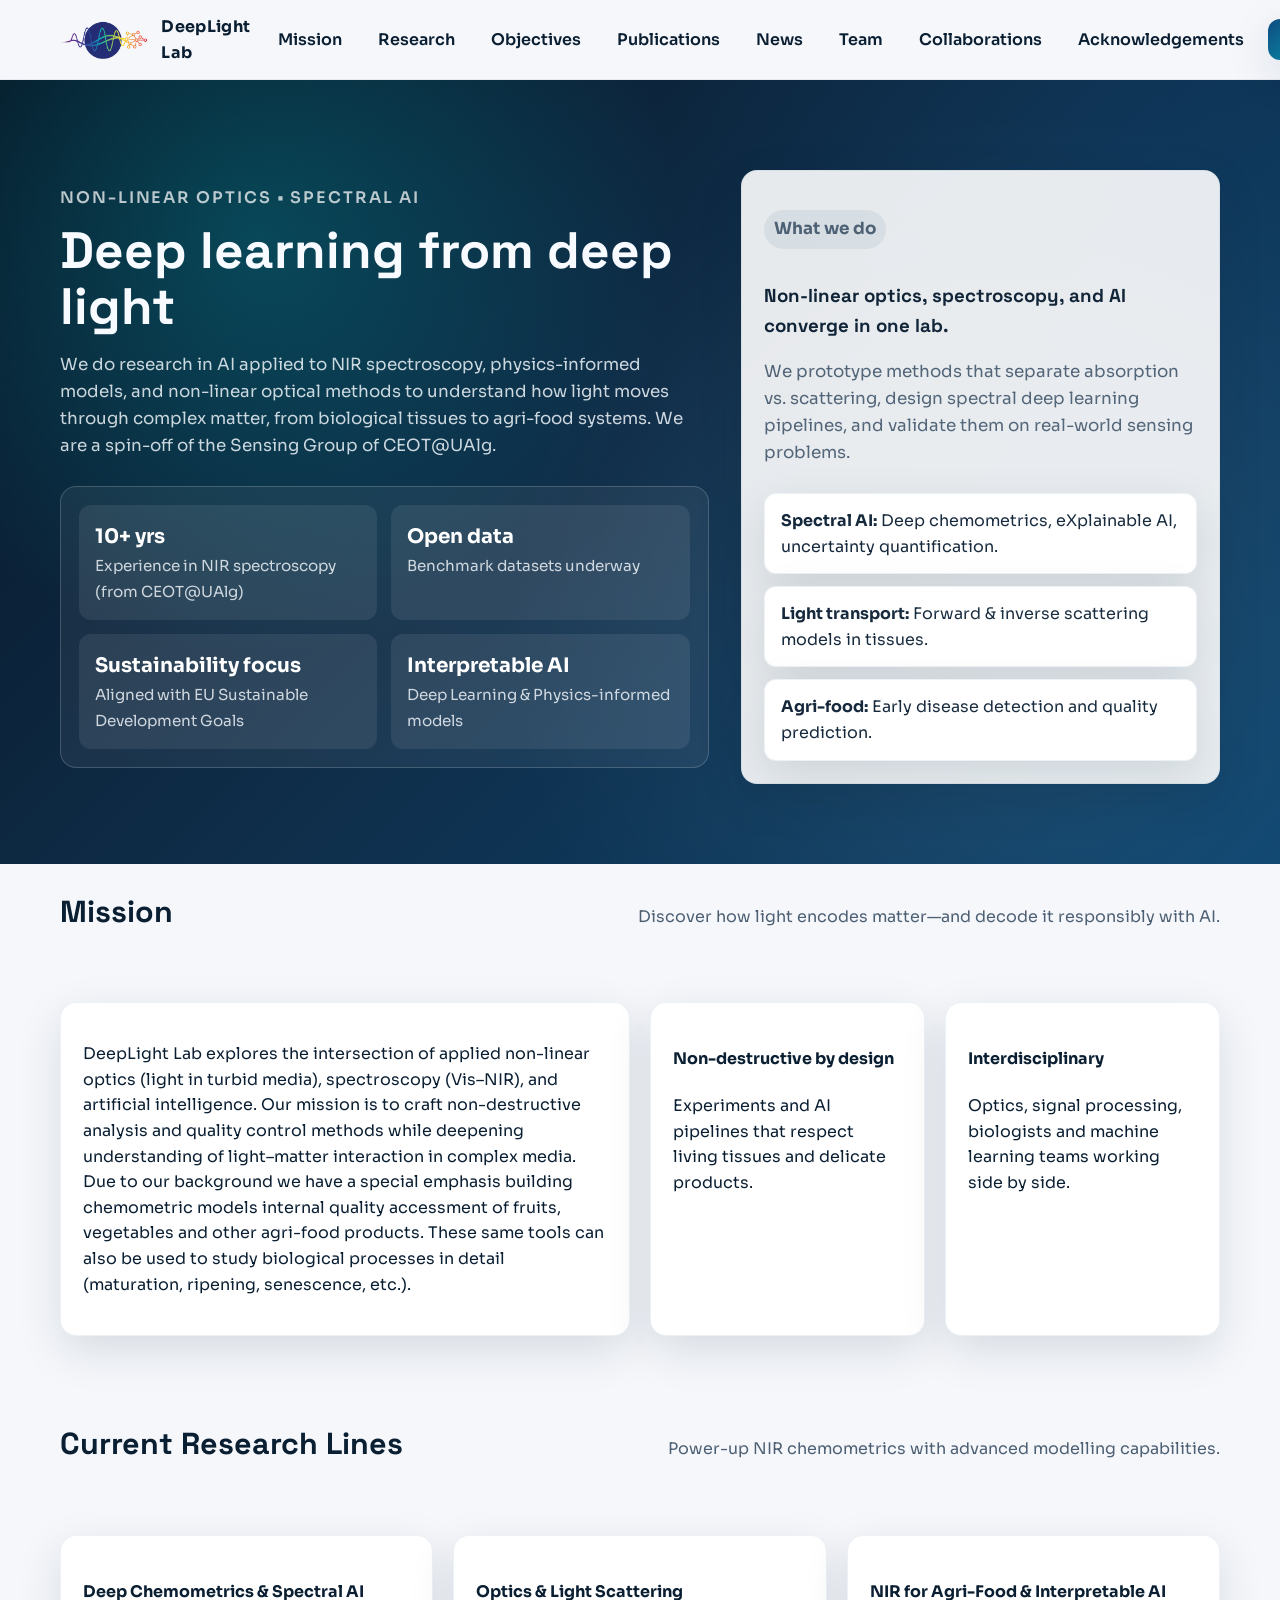
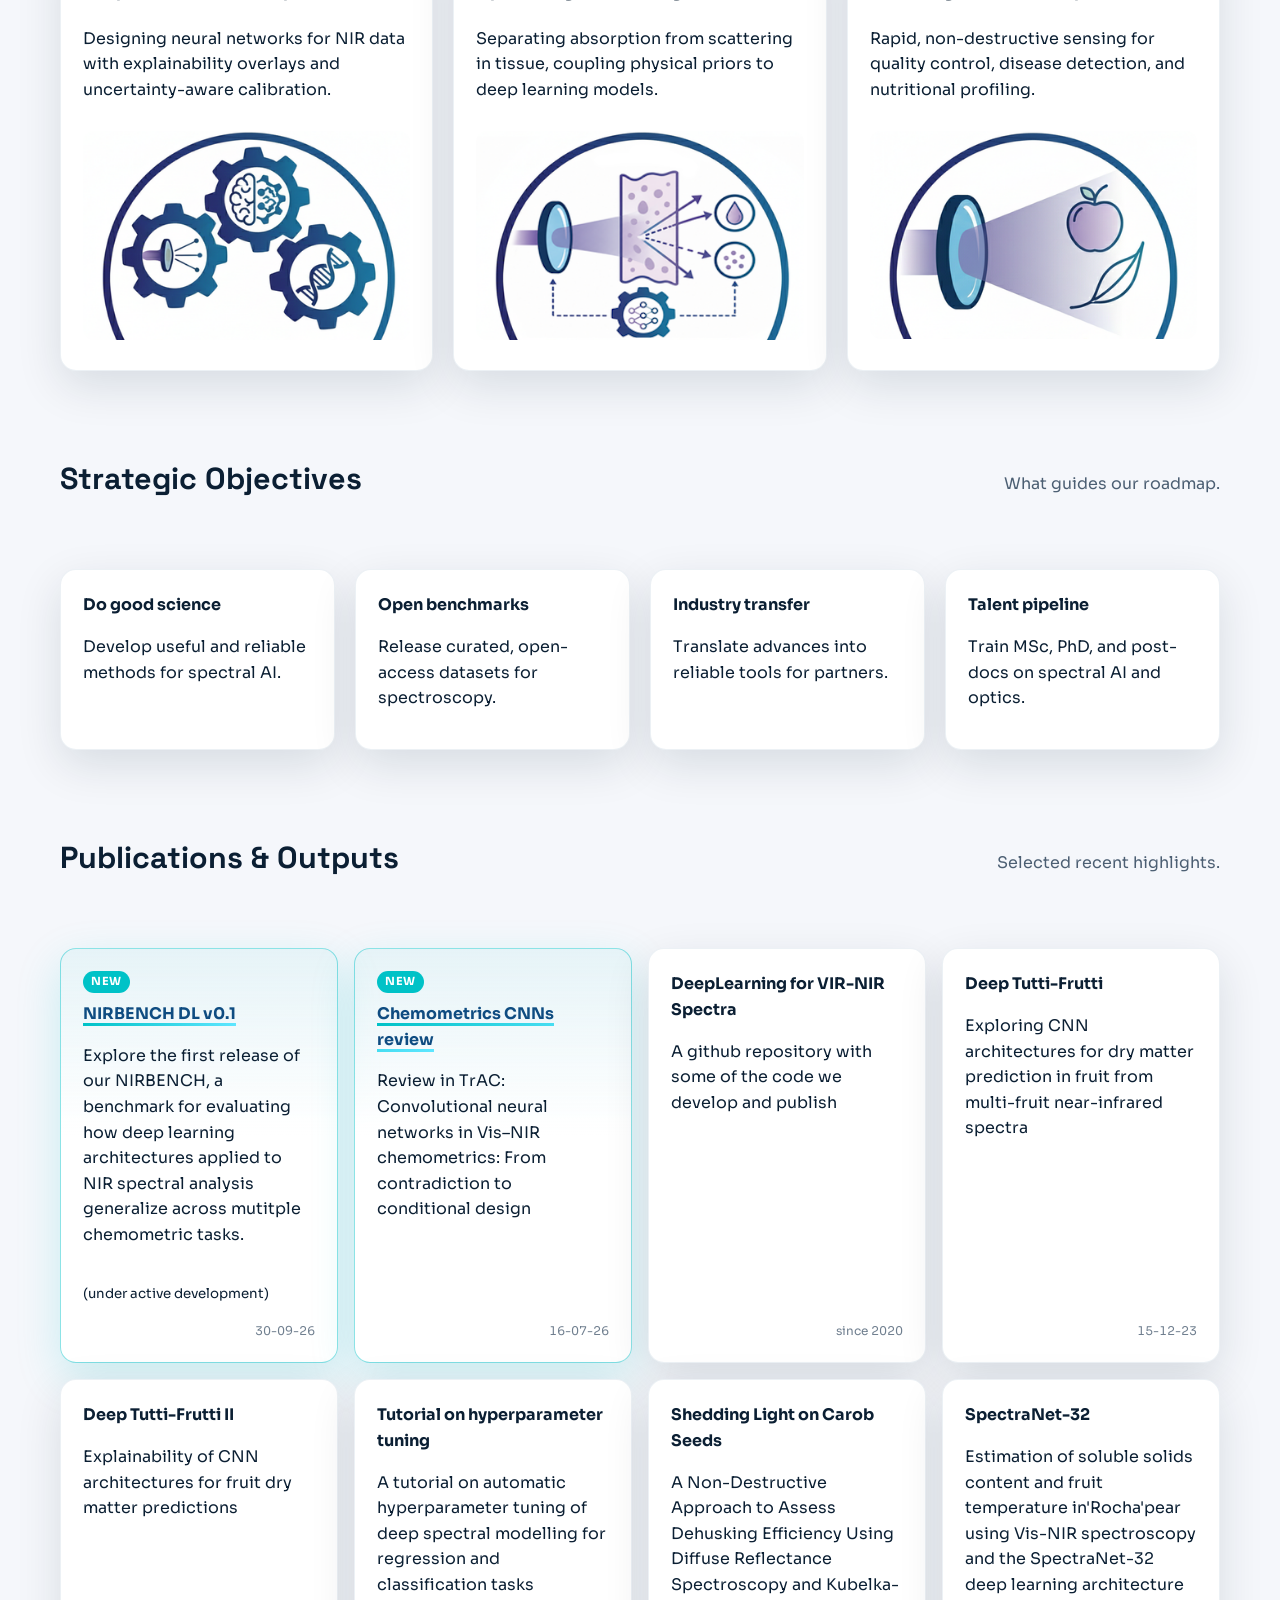
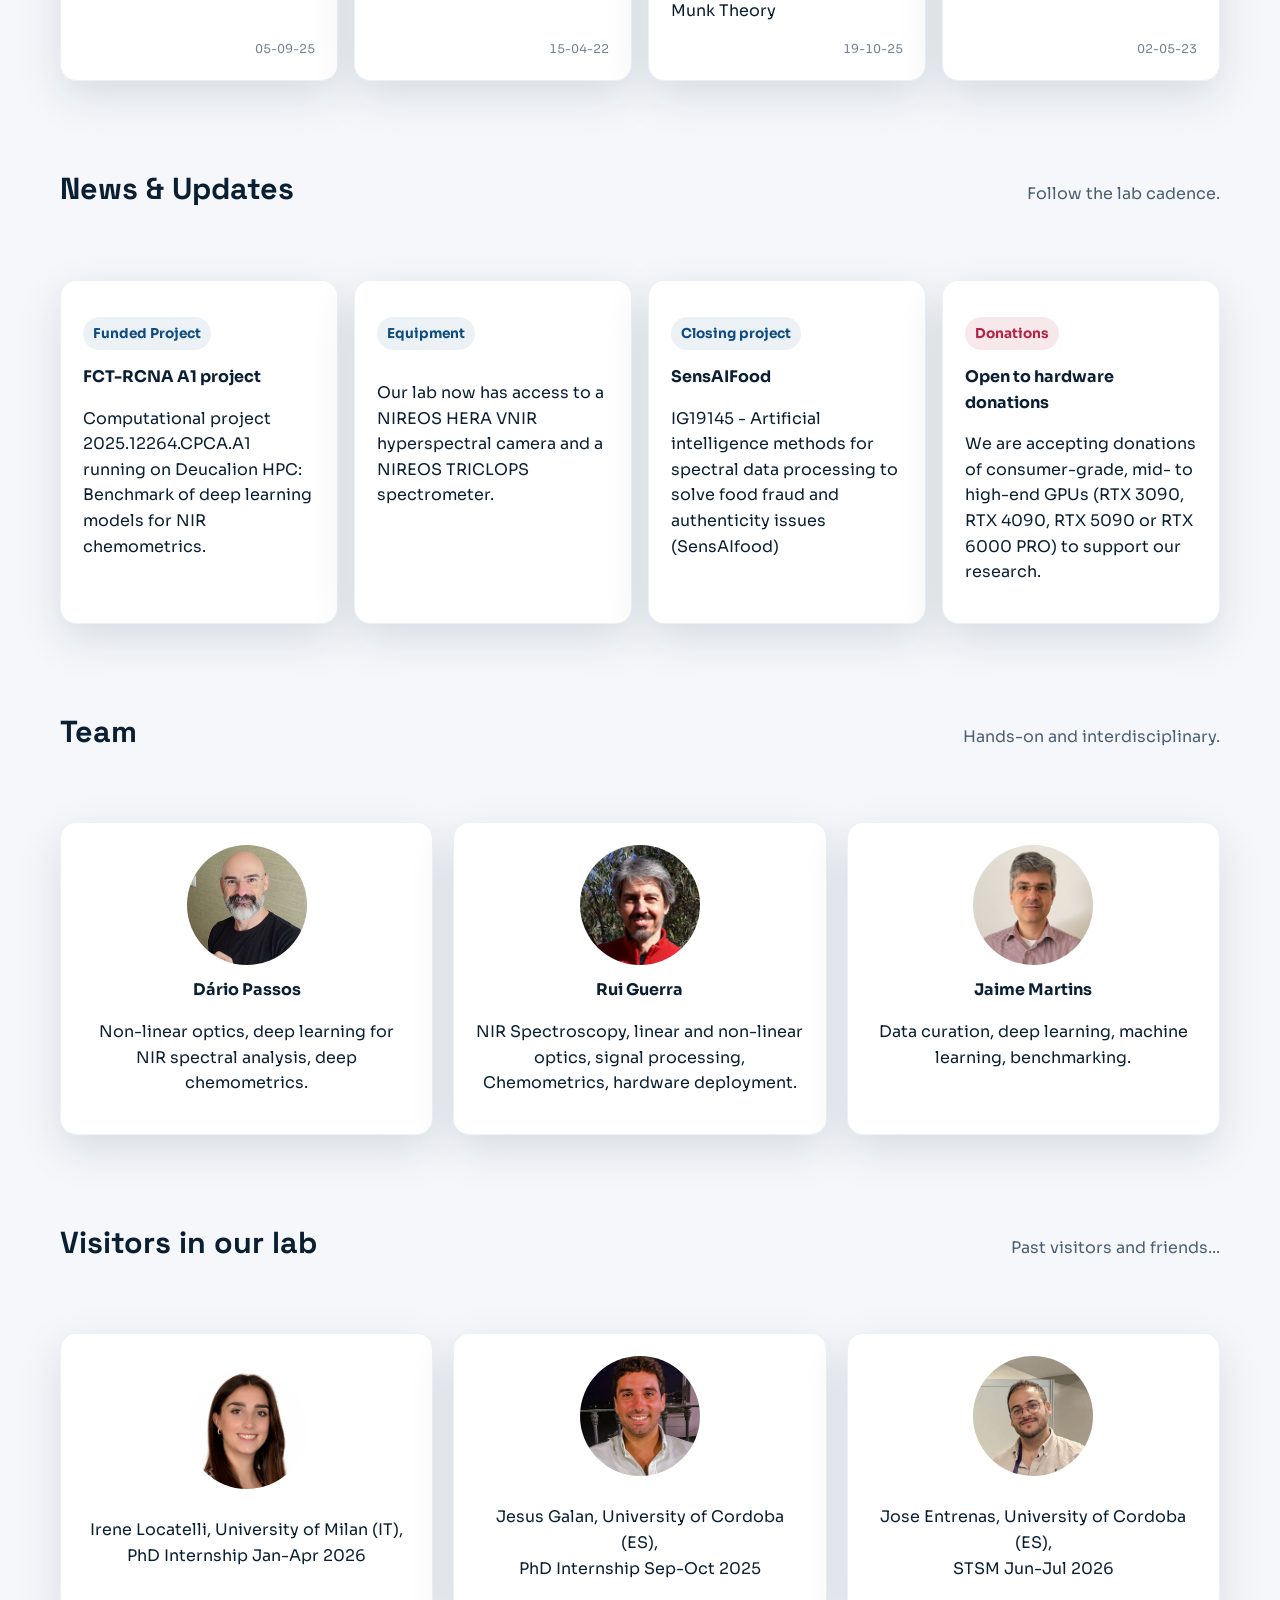
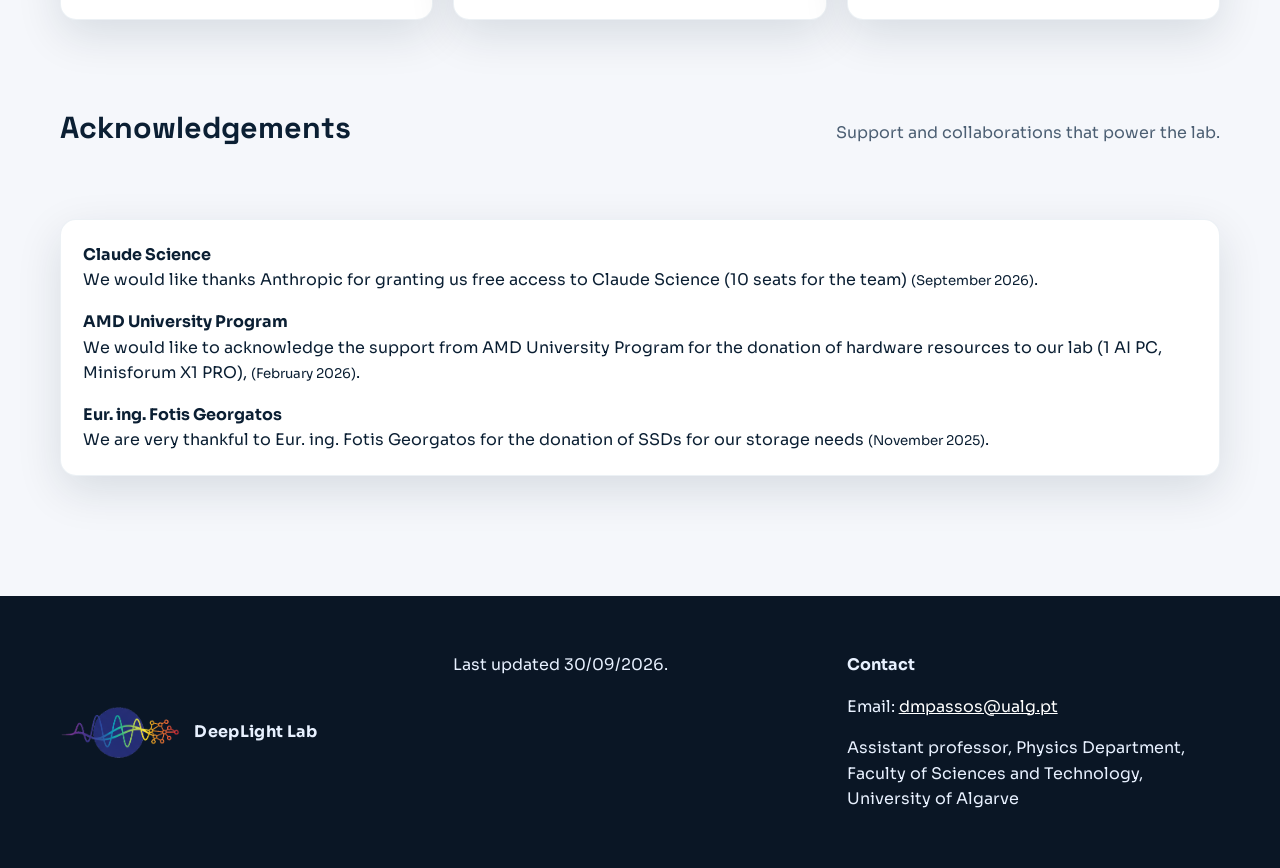
<file: index.html>
<!DOCTYPE html>
<html lang="en">
<head>
  <meta charset="UTF-8">
  <meta name="viewport" content="width=device-width, initial-scale=1.0">
  <title>DeepLight Lab — Deep learning from deep light</title>
  <link rel="preconnect" href="https://fonts.googleapis.com">
  <link rel="preconnect" href="https://fonts.gstatic.com" crossorigin>
  <link href="https://fonts.googleapis.com/css2?family=Space+Grotesk:wght@400;500;600;700&family=Sora:wght@400;500;600&display=swap" rel="stylesheet">
  <style>
    :root {
      --ink: #0b1f33;
      --blue: #0f4c81;
      --aqua: #00c2c7;
	  --darkred: #f8e9ed;
      --mist: #f5f7fb;
      --card: #ffffff;
      --muted: #4c5f73;
      --accent: #5ee6ff;
      --radius: 16px;
      --shadow: 0 15px 45px rgba(10, 31, 51, 0.12);
    }
    * { box-sizing: border-box; }
    body {
      margin: 0;
      font-family: 'Sora', sans-serif;
      color: var(--ink);
      background: var(--mist);
      line-height: 1.6;
      scroll-behavior: smooth;
    }
    a { color: inherit; text-decoration: none; }
    header {
      position: sticky;
      top: 0;
      z-index: 20;
      backdrop-filter: blur(12px);
      background: rgba(245,247,251,0.9);
      border-bottom: 1px solid rgba(15,76,129,0.08);
    }
    .nav-shell {
      max-width: 1200px;
      margin: 0 auto;
      display: flex;
      align-items: center;
      justify-content: space-between;
      padding: 14px 20px;
      gap: 16px;
    }
    .brand {
      display: inline-flex;
      align-items: center;
      gap: 10px;
      font-weight: 700;
      letter-spacing: 0.02em;
      font-size: 1rem;
    }
    .brand img { height: 44px; width: auto; }
    nav ul {
      list-style: none;
      display: flex;
      align-items: center;
      gap: 12px;
      padding: 0;
      margin: 0;
    }
    nav a {
      padding: 10px 12px;
      border-radius: 999px;
      font-weight: 600;
      color: var(--ink);
      transition: all 0.2s ease;
    }
    nav a:hover { background: rgba(15,76,129,0.08); color: var(--blue); }
    .cta {
      color: white;
      background: linear-gradient(135deg, var(--blue), var(--aqua));
      padding: 10px 16px;
      border-radius: 12px;
      font-weight: 700;
      box-shadow: var(--shadow);
    }
    .nav-toggle { display: none; background: none; border: none; font-size: 24px; cursor: pointer; }

    .hero {
      position: relative;
      overflow: hidden;
      background: radial-gradient(circle at 20% 20%, rgba(0,194,199,0.25), transparent 35%),
                  radial-gradient(circle at 90% 10%, rgba(15,76,129,0.18), transparent 35%),
                  linear-gradient(135deg, #071525, #0f2e4a 50%, #0b446f);
      color: #f7fbff;
    }
    .hero::after {
      content: '';
      position: absolute;
      inset: 0;
      background: radial-gradient(circle at 80% 70%, rgba(255,255,255,0.08), transparent 45%);
      pointer-events: none;
    }
    .hero-inner {
      position: relative;
      max-width: 1200px;
      margin: 0 auto;
      padding: 90px 20px 80px;
      display: grid;
      grid-template-columns: 1.15fr 0.85fr;
      gap: 32px;
      align-items: center;
    }
    .eyebrow { text-transform: uppercase; letter-spacing: 0.12em; font-weight: 600; color: rgba(255,255,255,0.72); }
    .hero h1 { font-family: 'Space Grotesk', sans-serif; font-size: clamp(2.6rem, 4vw, 3.6rem); margin: 12px 0 12px; line-height: 1.1; }
    .hero p { font-size: 1.05rem; color: rgba(247,251,255,0.82); margin-bottom: 26px; }
    .cloud {
      background: rgba(255,255,255,0.06);
      border: 1px solid rgba(255,255,255,0.18);
      border-radius: var(--radius);
      padding: 18px 18px;
      display: grid;
      grid-template-columns: repeat(2, minmax(0,1fr));
      gap: 14px;
    }
    .metric { background: rgba(255,255,255,0.08); border-radius: 12px; padding: 16px; }
    .metric strong { display: block; font-size: 1.25rem; color: #fff; }
    .metric span { color: rgba(247,251,255,0.8); font-size: 0.95rem; }
    .card-grid {
      max-width: 1200px;
      margin: 0 auto;
      padding: 60px 20px;
      display: grid;
      grid-template-columns: repeat(auto-fit, minmax(250px, 1fr));
      gap: 20px;
    }
    .card {
      background: var(--card);
      padding: 22px;
      border-radius: var(--radius);
      box-shadow: var(--shadow);
      border: 1px solid rgba(15,76,129,0.08);
      transition: transform 0.15s ease, box-shadow 0.15s ease;
    }
    .hero .card { color: var(--ink); }
    .hero .card p { color: var(--muted); }
    .card:hover { transform: translateY(-4px); box-shadow: 0 18px 50px rgba(10,31,51,0.16); }
    .section-title {
      max-width: 1200px;
      margin: 0 auto;
      padding: 24px 20px 6px;
      display: flex;
      align-items: baseline;
      justify-content: space-between;
      gap: 12px;
    }
    .section-title h2 { margin: 0; font-family: 'Space Grotesk', sans-serif; font-size: 1.9rem; }
    .section-title p { margin: 0; color: var(--muted); }

    .list {
      list-style: none;
      padding: 0;
      margin: 0;
      display: grid;
      gap: 12px;
    }
    .list li { background: var(--card); border-radius: 12px; padding: 14px 16px; box-shadow: var(--shadow); border: 1px solid rgba(15,76,129,0.08); }

    .news-grid, .publication-grid {
      display: grid;
      grid-template-columns: repeat(auto-fit, minmax(260px,1fr));
      gap: 16px;
    }
    .tag {
      display: inline-flex;
      align-items: center;
      gap: 6px;
      padding: 6px 10px;
      background: rgba(15,76,129,0.08);
      color: var(--blue);
      border-radius: 999px;
      font-weight: 700;
      font-size: 0.85rem;
    }
    /* Publications: optional "new" highlight + date stamp */
    .publication-grid .card { display: flex; flex-direction: column; }
    .card.is-new {
      border-color: rgba(0,194,199,0.45);
      box-shadow: 0 15px 45px rgba(0,194,199,0.18);
      background: linear-gradient(180deg, rgba(0,194,199,0.06), var(--card) 45%);
    }
    .card.is-new > strong a {
      color: var(--blue);
      background-image: linear-gradient(90deg, var(--aqua), var(--accent));
      background-size: 100% 3px;
      background-repeat: no-repeat;
      background-position: 0 100%;
      padding-bottom: 2px;
    }
    .card.is-new > strong::before {
      content: "NEW";
      display: block;
      width: fit-content;
      margin-bottom: 8px;
      padding: 2px 8px;
      border-radius: 999px;
      background: var(--aqua);
      color: #fff;
      font-size: 0.7rem;
      letter-spacing: 0.06em;
    }
	.card.is-new-red > strong::before {
      content: "NEW";
      display: block;
      width: fit-content;
      margin-bottom: 8px;
      padding: 2px 8px;
      border-radius: 999px;
      background: var(--darkred);
      color: #b42346;
      font-size: 0.7rem;
      letter-spacing: 0.06em;
    }
    .card-date {
      margin-top: auto;
      align-self: flex-end;
      font-size: 0.75rem;
      color: var(--muted);
      opacity: 0.8;
      font-variant-numeric: tabular-nums;
    }
    .tag-red {
      background: rgba(180,35,70,0.10);
      color: #b42346;
    }
    .footer {
      background: #0a1625;
      color: #e8f1ff;
      margin-top: 60px;
    }
    .footer-inner {
      max-width: 1200px;
      margin: 0 auto;
      padding: 40px 20px;
      display: grid;
      grid-template-columns: repeat(auto-fit, minmax(220px, 1fr));
      gap: 20px;
    }
    .contact a { color: #fff; text-decoration: underline; }

    @media (max-width: 900px) {
      .hero-inner { grid-template-columns: 1fr; padding: 70px 20px 70px; }
      nav ul { display: none; flex-wrap: wrap; }
      nav ul.open { display: flex; }
      .nav-toggle { display: inline-flex; color: var(--ink); }
      .nav-shell { align-items: center; }
      .cloud { grid-template-columns: 1fr; }
    }
  </style>
</head>
<body>
  <header>
    <div class="nav-shell">
      <a class="brand" href="#">
        <img src="logo.png" alt="DeepLight Lab logo">
        <span>DeepLight Lab</span>
      </a>
      <button class="nav-toggle" aria-label="Toggle navigation">☰</button>
      <nav>
        <ul>
          <li><a href="#mission">Mission</a></li>
          <li><a href="#research">Research</a></li>
          <li><a href="#objectives">Objectives</a></li>
          <li><a href="#publications">Publications</a></li>
          <li><a href="#news">News</a></li>
          <li><a href="#team">Team</a></li>
          <li><a href="#collaborations">Collaborations</a></li>
          <li><a href="#acknowledgements">Acknowledgements</a></li>
          <li><a class="cta" href="#contact">Contact</a></li>
        </ul>
      </nav>
    </div>
  </header>

  <section class="hero">
    <div class="hero-inner">
      <div>
        <div class="eyebrow">Non-linear optics • Spectral AI</div>
        <h1>Deep learning from deep light</h1>
        <p>We do research in AI applied to NIR spectroscopy, physics-informed models, and non-linear optical methods to understand how light moves 
          through complex matter, from biological tissues to agri-food systems. We are a spin-off of the Sensing Group of CEOT@UAlg.</p>
        <div class="cloud">
          <div class="metric"><strong>10+ yrs</strong><span>Experience in NIR spectroscopy (from CEOT@UAlg)</span></div>
          <div class="metric"><strong>Open data</strong><span>Benchmark datasets underway</span></div>
          <div class="metric"><strong>Sustainability focus</strong><span>Aligned with EU Sustainable Development Goals</span></div>
          <div class="metric"><strong>Interpretable AI</strong><span>Deep Learning & Physics-informed models</span></div>
        </div>
      </div>
      <div class="card" style="background: rgba(255,255,255,0.9);">
        <p class="tag">What we do</p>
        <h3 style="font-family:'Space Grotesk',sans-serif; margin-top:6px;">Non-linear optics, spectroscopy, and AI converge in one lab.</h3>
        <p style="color: var(--muted);">We prototype methods that separate absorption vs. scattering, design spectral deep learning pipelines, and 
          validate them on real-world sensing problems.</p>
        <div class="list">
          <li><strong>Spectral AI:</strong> Deep chemometrics, eXplainable AI, uncertainty quantification.</li>
          <li><strong>Light transport:</strong> Forward & inverse scattering models in tissues.</li>
          <li><strong>Agri-food:</strong> Early disease detection and quality prediction.</li>
        </div>
      </div>
    </div>
  </section>

  <div class="section-title" id="mission">
    <h2>Mission</h2>
    <p>Discover how light encodes matter—and decode it responsibly with AI.</p>
  </div>
  <div class="card-grid">
    <div class="card" style="grid-column: span 2;">
      <p>DeepLight Lab explores the intersection of applied non-linear optics (light in turbid media), spectroscopy (Vis–NIR), 
        and artificial intelligence. Our mission is to craft non-destructive analysis and quality control methods while deepening 
        understanding of light–matter interaction in complex media. Due to our background we have a special emphasis building chemometric
        models internal quality accessment of fruits, vegetables and other agri-food products. These same tools can also be used to
        study biological processes in detail (maturation, ripening, senescence, etc.).</p>
    </div>
    <div class="card">
      <h4>Non-destructive by design</h4>
      <p>Experiments and AI pipelines that respect living tissues and delicate products.</p>
    </div>
    <div class="card">
      <h4>Interdisciplinary</h4>
      <p>Optics, signal processing, biologists and machine learning teams working side by side.</p>
    </div>
  </div>

  <div class="section-title" id="research">
    <h2>Current Research Lines</h2>
    <p>Power-up NIR chemometrics with advanced modelling capabilities.</p>
  </div>
  <div class="card-grid">
    <div class="card">
      <h4>Deep Chemometrics & Spectral AI</h4>
      <p>Designing neural networks for NIR data with explainability overlays and uncertainty-aware calibration.</p>
      <img src="panel2.png" alt="Deep Chemometrics visualization" style="width:100%; border-radius:12px; margin-top:12px;">
    </div>
    <div class="card">
      <h4>Optics & Light Scattering</h4>
      <p>Separating absorption from scattering in tissue, coupling physical priors to deep learning models.</p>
	  <img src="panel3.png" alt="Deep Chemometrics visualization" style="width:100%; border-radius:12px; margin-top:12px;">
    </div>
    <div class="card">
      <h4>NIR for Agri-Food & Interpretable AI</h4>
      <p>Rapid, non-destructive sensing for quality control, disease detection, and nutritional profiling.</p>
	  <img src="panel1.png" alt="Optics & Light Scattering" style="width:100%; border-radius:12px; margin-top:12px;">
    </div>
    <!-- 
	<div class="card">
    <h4>Interpretable AI & Digital Twins (future)</h4>
    <p>Building digital twins of spectrometers and physics-informed networks that explain their decisions.</p>
     </div>
	 -->
  </div>

  <div class="section-title" id="objectives">
    <h2>Strategic Objectives</h2>
    <p>What guides our roadmap.</p>
  </div>
  <div class="card-grid" style="grid-template-columns: repeat(auto-fit, minmax(220px,1fr));">
    <div class="card"><strong>Do good science</strong><p>Develop useful and reliable methods for spectral AI.</p></div>
    <div class="card"><strong>Open benchmarks</strong><p>Release curated, open-access datasets for spectroscopy.</p></div>
    <div class="card"><strong>Industry transfer</strong><p>Translate advances into reliable tools for partners.</p></div>
    <div class="card"><strong>Talent pipeline</strong><p>Train MSc, PhD, and post-docs on spectral AI and optics.</p></div>
  </div>

  <div class="section-title" id="publications">
    <h2>Publications & Outputs</h2>
    <p>Selected recent highlights.</p>
  </div>
  <div class="card-grid publication-grid">
	<div class="card is-new"><strong><a href="nirbench01/index.html" target="_blank">
      NIRBENCH DL v0.1</a></strong>
      <p>Explore the first release of our NIRBENCH, a benchmark for evaluating how deep learning architectures applied to NIR spectral analysis generalize across mutitple chemometric tasks.</p>
	  <p><small> (under active development)</small></p>
      <time class="card-date">30-09-26</time></div>
  	<div class="card is-new"><strong><a href="https://doi.org/10.1016/j.trac.2026.119015" target="_blank">
      Chemometrics CNNs review</a></strong>
      <p>Review in TrAC: Convolutional neural networks in Vis–NIR chemometrics: From contradiction to conditional design </p>
      <time class="card-date">16-07-26</time></div>
	<!--<div class="card is-new-red"><strong><a href="https://arxiv.org/abs/2607.25636" target="_blank">
      Spectral priors for CNN design</a></strong>
      <p>Using Data-Derived Priors to Guide CNN Architecture Design for NIR Chemometrics </p>
	  <p><small> arvix preprint (under review)</small></p>
      <time class="card-date">28-07-26</time></div> -->
    <div class="card"><strong><a href="https://github.com/dario-passos/DeepLearning_for_VIS-NIR_Spectra" target="_blank">
      DeepLearning for VIR-NIR Spectra</a></strong>
      <p>A github repository with some of the code we develop and publish</p>
      <time class="card-date">since 2020</time></div>
    <div class="card"><strong><a href="https://www.sciencedirect.com/science/article/pii/S0169743923002733" target="_blank">
      Deep Tutti-Frutti</a></strong>
      <p> Exploring CNN architectures for dry matter prediction in fruit from multi-fruit near-infrared spectra</p>
      <time class="card-date">15-12-23</time></div>
    <div class="card"><strong><a href="https://www.sciencedirect.com/science/article/pii/S1386142525003749" target="_blank">
      Deep Tutti-Frutti II</a></strong>
      <p> Explainability of CNN architectures for fruit dry matter predictions</p>
      <time class="card-date">05-09-25</time></div>
    <div class="card"><strong><a href="https://www.sciencedirect.com/science/article/pii/S0169743922000314" target="_blank">
      Tutorial on hyperparameter tuning</a></strong>
      <p> A tutorial on automatic hyperparameter tuning of deep spectral modelling for regression and classification tasks</p>
      <time class="card-date">15-04-22</time></div>      
    <div class="card"><strong><a href="https://www.mdpi.com/2673-4176/6/4/95" target="_blank">
      Shedding Light on Carob Seeds</a></strong>
      <p>A Non-Destructive Approach to Assess Dehusking Efficiency Using Diffuse Reflectance Spectroscopy and Kubelka-Munk Theory</p>
      <time class="card-date">19-10-25</time></div>
    <div class="card"><strong><a href="https://www.sciencedirect.com/science/article/pii/S092552142300042X" target="_blank">
      SpectraNet-32</a></strong>
      <p>Estimation of soluble solids content and fruit temperature in'Rocha'pear using Vis-NIR spectroscopy and the SpectraNet-32 deep learning architecture</p>
      <time class="card-date">02-05-23</time></div>
  </div>

  <div class="section-title" id="news">
    <h2>News & Updates</h2>
    <p>Follow the lab cadence.</p>
  </div>
  <div class="card-grid news-grid">
    <div class="card"><p class="tag">Funded Project</p><br><strong>FCT-RCNA A1 project</strong><p>Computational project 2025.12264.CPCA.A1 running on Deucalion HPC: Benchmark of deep learning models for NIR chemometrics.</p></div>
	<div class="card"><p class="tag">Equipment</p><p>Our lab now has access to a NIREOS HERA VNIR hyperspectral camera and a NIREOS TRICLOPS spectrometer.</p></div>
	<div class="card"><p class="tag">Closing project</p><br><strong>SensAIFood</strong><p>IG19145 - Artificial intelligence methods for spectral data processing to solve food fraud and authenticity issues (SensAIfood)</p></div>
    <div class="card"><p class="tag tag-red">Donations</p><br><strong>Open to hardware donations</strong><p>We are accepting donations of consumer-grade, mid- to high-end GPUs (RTX 3090, RTX 4090, RTX 5090 or RTX 6000 PRO) to support our research.</p></div>
    
  </div>

  <div class="section-title" id="team">
    <h2>Team</h2>
    <p>Hands-on and interdisciplinary.</p>
  </div>
  <div class="card-grid" style="grid-template-columns: repeat(auto-fit, minmax(240px,1fr)); text-align: center;">
    <div class="card" style="display: flex; flex-direction: column; align-items: center;">
      <img src="images/foto_Dario.jpeg" alt="Dário Passos" style="width: 120px; height: 120px; object-fit: cover; border-radius: 50%; margin-bottom: 12px;">
      <strong>Dário Passos</strong><p> Non-linear optics, deep learning for NIR spectral analysis, deep chemometrics.</p></div>
    <div class="card" style="display: flex; flex-direction: column; align-items: center;">
      <img src="images/foto_Rui.jpg" alt="Rui Guerra" style="width: 120px; height: 120px; object-fit: cover; border-radius: 50%; margin-bottom: 12px;">
      <strong>Rui Guerra</strong><p> NIR Spectroscopy, linear and non-linear optics, signal processing, Chemometrics, hardware deployment.</p></div>
    <div class="card" style="display: flex; flex-direction: column; align-items: center;">
      <img src="images/foto_Jaime.png" alt="Jaime Martins" style="width: 120px; height: 120px; object-fit: cover; border-radius: 50%; margin-bottom: 12px;">
      <strong>Jaime Martins</strong><p> Data curation, deep learning, machine learning, benchmarking.</p></div>
  </div>

  <div class="section-title" id="collaborations">
    <h2>Visitors in our lab</h2>
    <p>Past visitors and friends...</p>
  </div>
  <div class="card-grid" style="grid-template-columns: repeat(auto-fit, minmax(200px, 1fr)); text-align: center;">
    <div class="card" style="display: flex; flex-direction: column; align-items: center; justify-content: center;">
      <img src="images/foto_Locatelli.png" alt="Irene Locatelli" style="width: 120px; height: 120px; object-fit: cover; border-radius: 50%; margin-bottom: 12px;">
      <p>Irene Locatelli, University of Milan (IT), <br> PhD Internship Jan-Apr 2026</p>
    </div>
    <div class="card" style="display: flex; flex-direction: column; align-items: center; justify-content: center;">
      <img src="images/foto_Jesus.jpeg" alt="Jesus Galan" style="width: 120px; height: 120px; object-fit: cover; border-radius: 50%; margin-bottom: 12px;">
      <p>Jesus Galan, University of Cordoba (ES), <br> PhD Internship Sep-Oct 2025</p>
    </div>
	<div class="card" style="display: flex; flex-direction: column; align-items: center; justify-content: center;">
      <img src="images/foto_Jose.png" alt="Jose Antonio Entrenas" style="width: 120px; height: 120px; object-fit: cover; border-radius: 50%; margin-bottom: 12px;">
      <p>Jose Entrenas, University of Cordoba (ES), <br> STSM Jun-Jul 2026</p>
    </div>
  </div>

  <div class="section-title" id="acknowledgements">
    <h2>Acknowledgements</h2>
    <p>Support and collaborations that power the lab.</p>
  </div>
  <div class="card-grid" style="grid-template-columns: repeat(auto-fit, minmax(260px,1fr));">
     <div class="card">
	  <strong><a href="https://claude.com/docs/claude-science/overview" target="_blank">Claude Science</a></strong><br>
      <span>We would like thanks Anthropic for granting us free access to Claude Science (10 seats for the team) <small>(September 2026)</small>.</span>
	  <p></p>
      <strong><a href="https://www.amd.com/en/corporate/university-program/enroll.html" target="_blank">AMD University Program</a></strong><br>
      <span>We would like to acknowledge the support from AMD University Program for the donation of hardware resources to our lab (1 AI PC, Minisforum X1 PRO), <small>(February 2026)</small>.</span>
      <p></p>
      <strong><a href="https://www.linkedin.com/in/eur-ing-fotis-georgatos/" target="_blank">Eur. ing. Fotis Georgatos</a></strong><br>
      <span>We are very thankful to Eur. ing. Fotis Georgatos for the donation of SSDs for our storage needs <small>(November 2025)</small>.</span>
      
      
     </div>
    <!-- <div class="card"><strong>Funding & Grants</strong><p>Past and pending proposals with FCT, Horizon Europe, ERC, and EIC Pathfinder programs.</p></div>
    <div class="card"><strong>Partners & Collaborators</strong><p>Agri-food producers, biomedical groups, and optics teams co-developing open spectral datasets and pilots.</p></div> 
  -->
  </div>

  <footer class="footer" id="contact">
    <div class="footer-inner">
      <div class="brand" style="color:#e8f1ff;">
        <img src="logo.png" alt="DeepLight Lab logo white" style="height:60px;">
        <span>DeepLight Lab</span>
      </div>
      <div>
        <p>Last updated 30/09/2026.</p>
      </div>
      <div class="contact">
        <p><strong>Contact</strong></p>
        <p>Email: <a href="mailto:dmpassos@ualg.pt">dmpassos@ualg.pt</a></p>
        <p>Assistant professor, Physics Department, Faculty of Sciences and Technology, University of Algarve</p>
      </div>
    </div>
  </footer>

  <script>
    const toggle = document.querySelector('.nav-toggle');
    const navList = document.querySelector('nav ul');
    if (toggle && navList) {
      toggle.addEventListener('click', () => navList.classList.toggle('open'));
    }
  </script>
</body>
</html>
</file>
